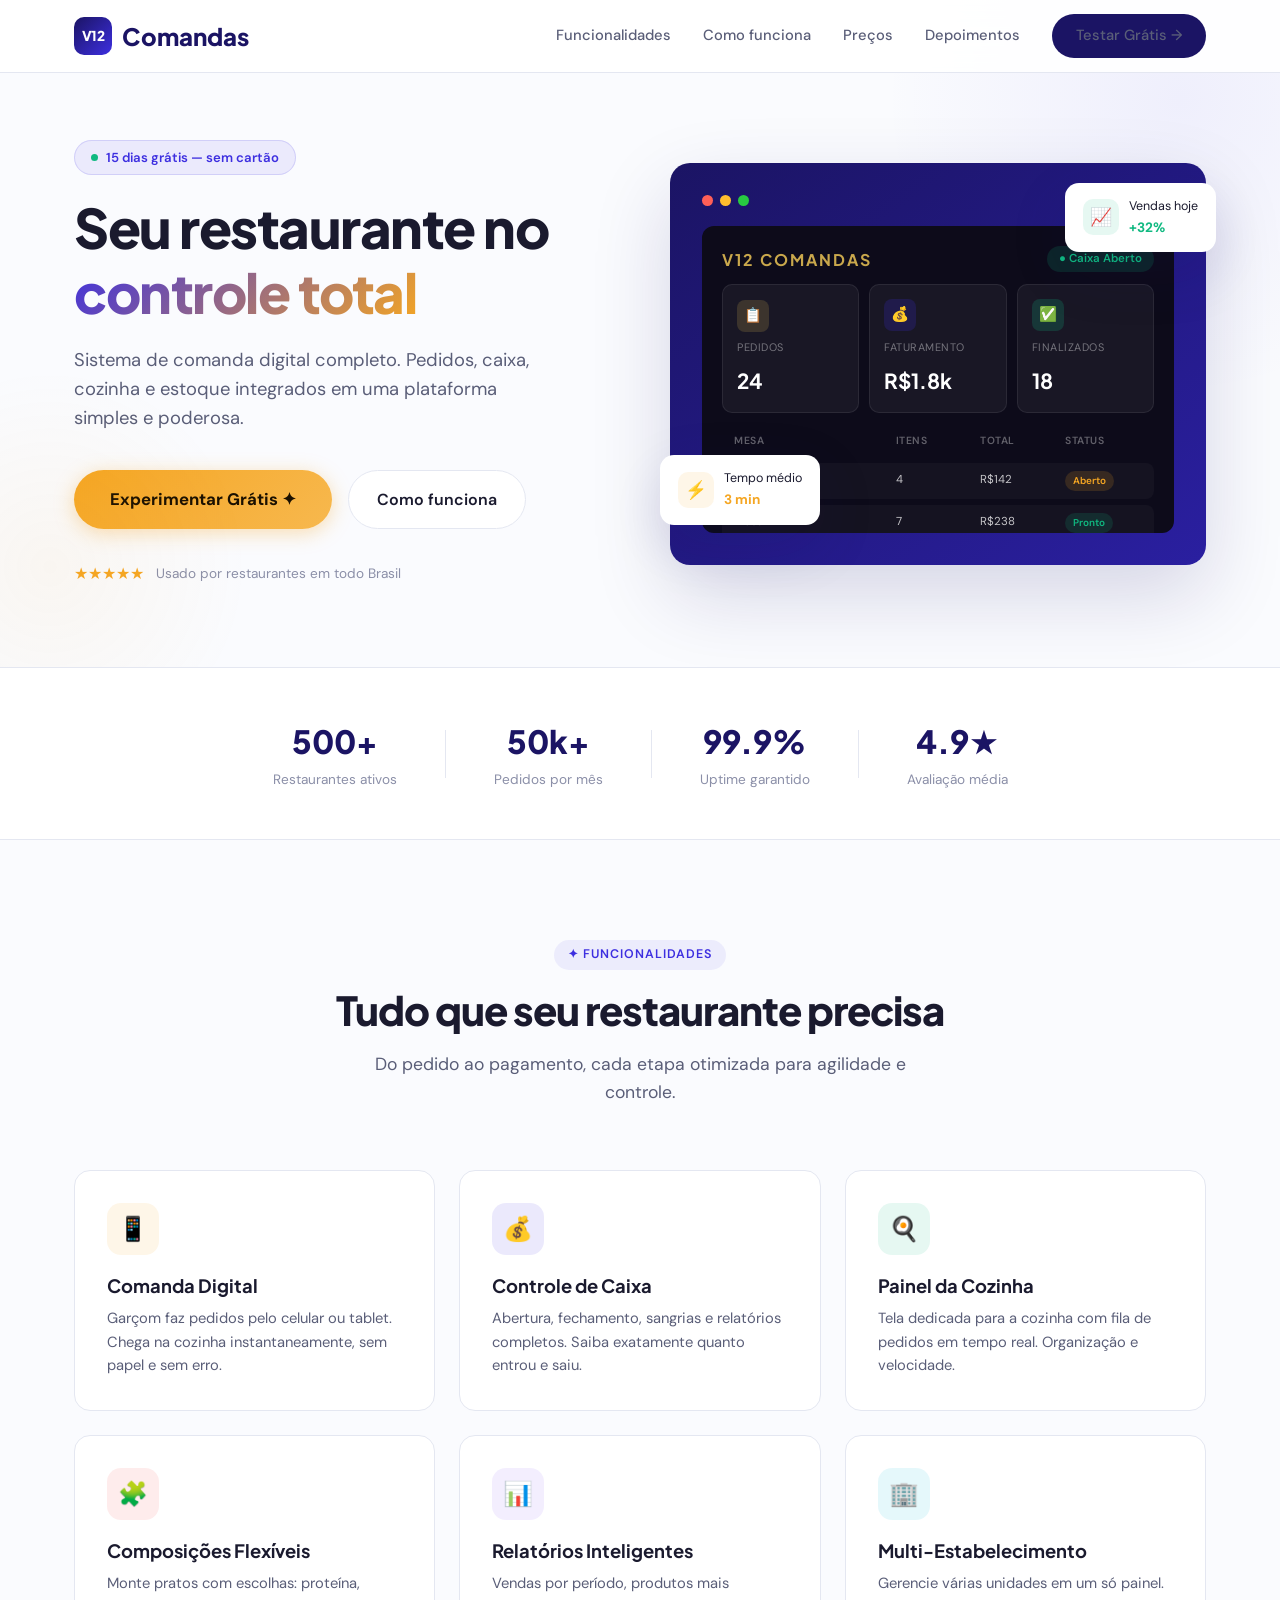
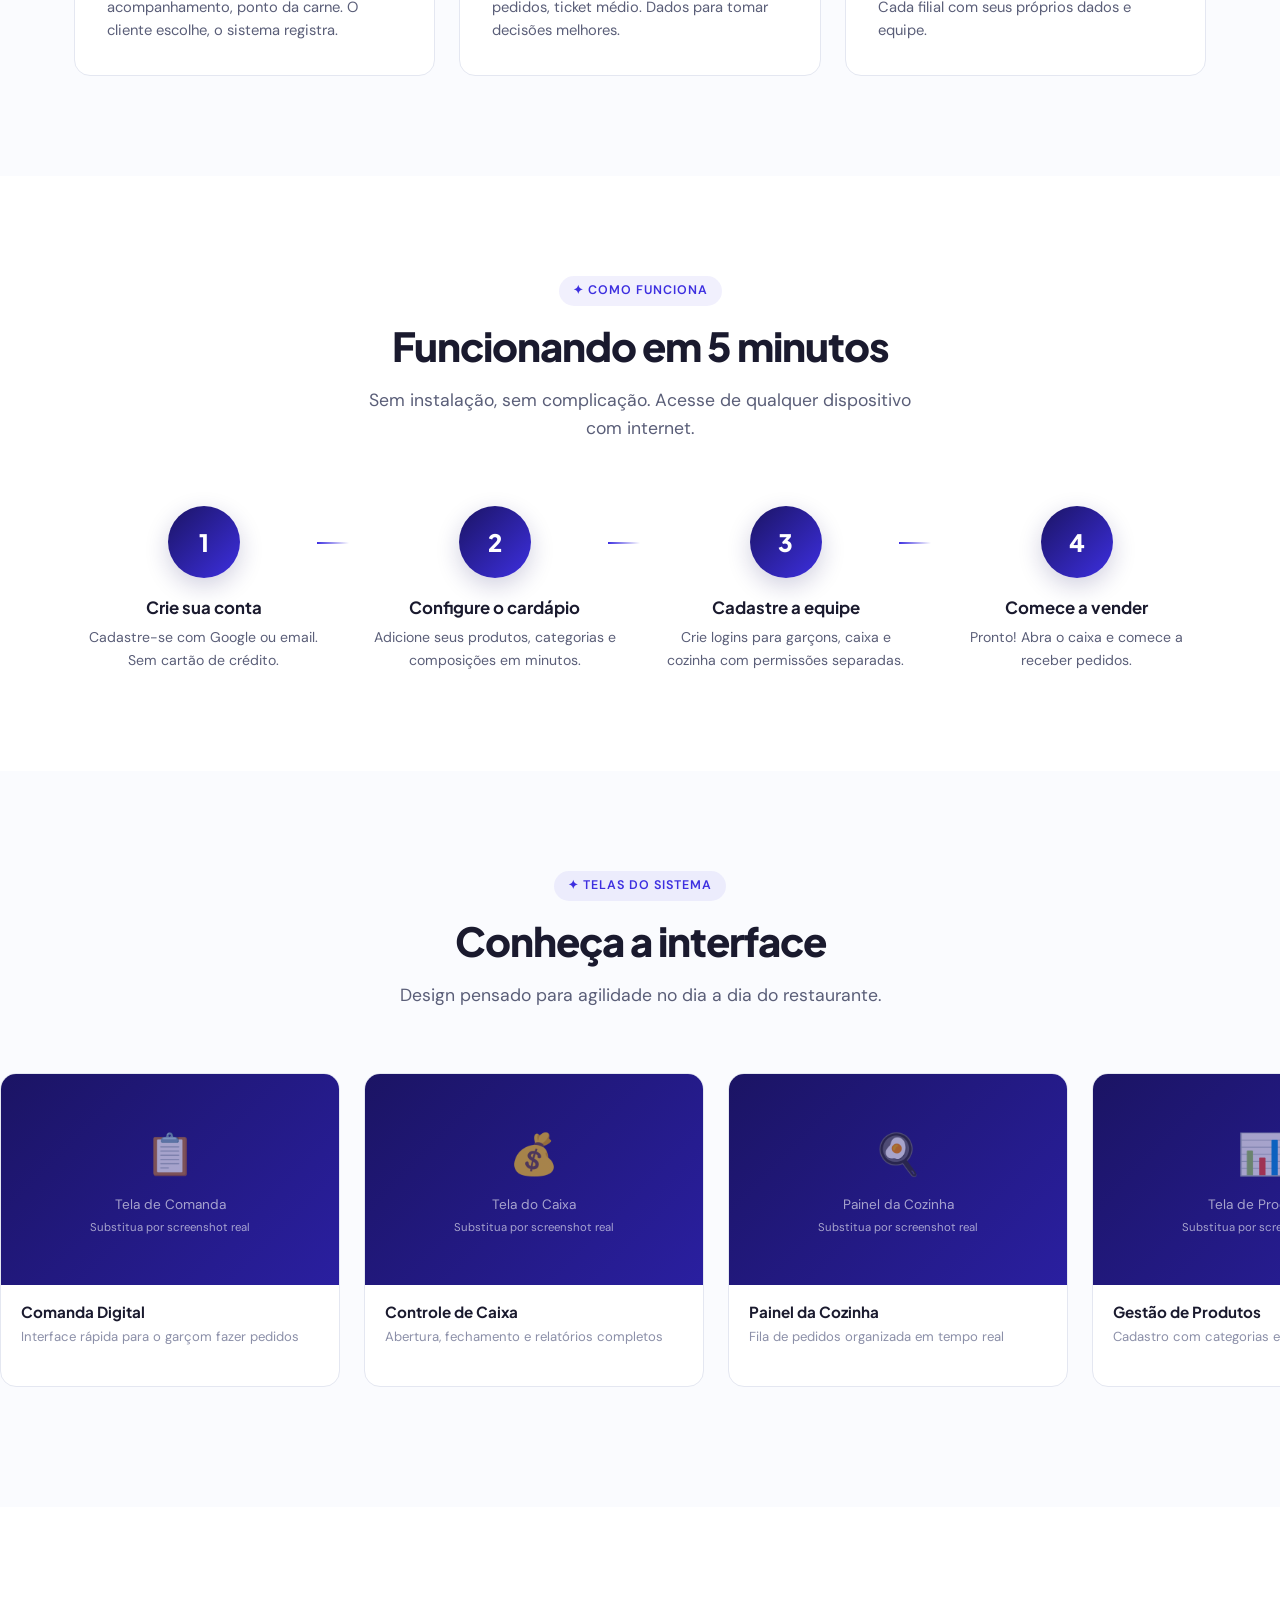
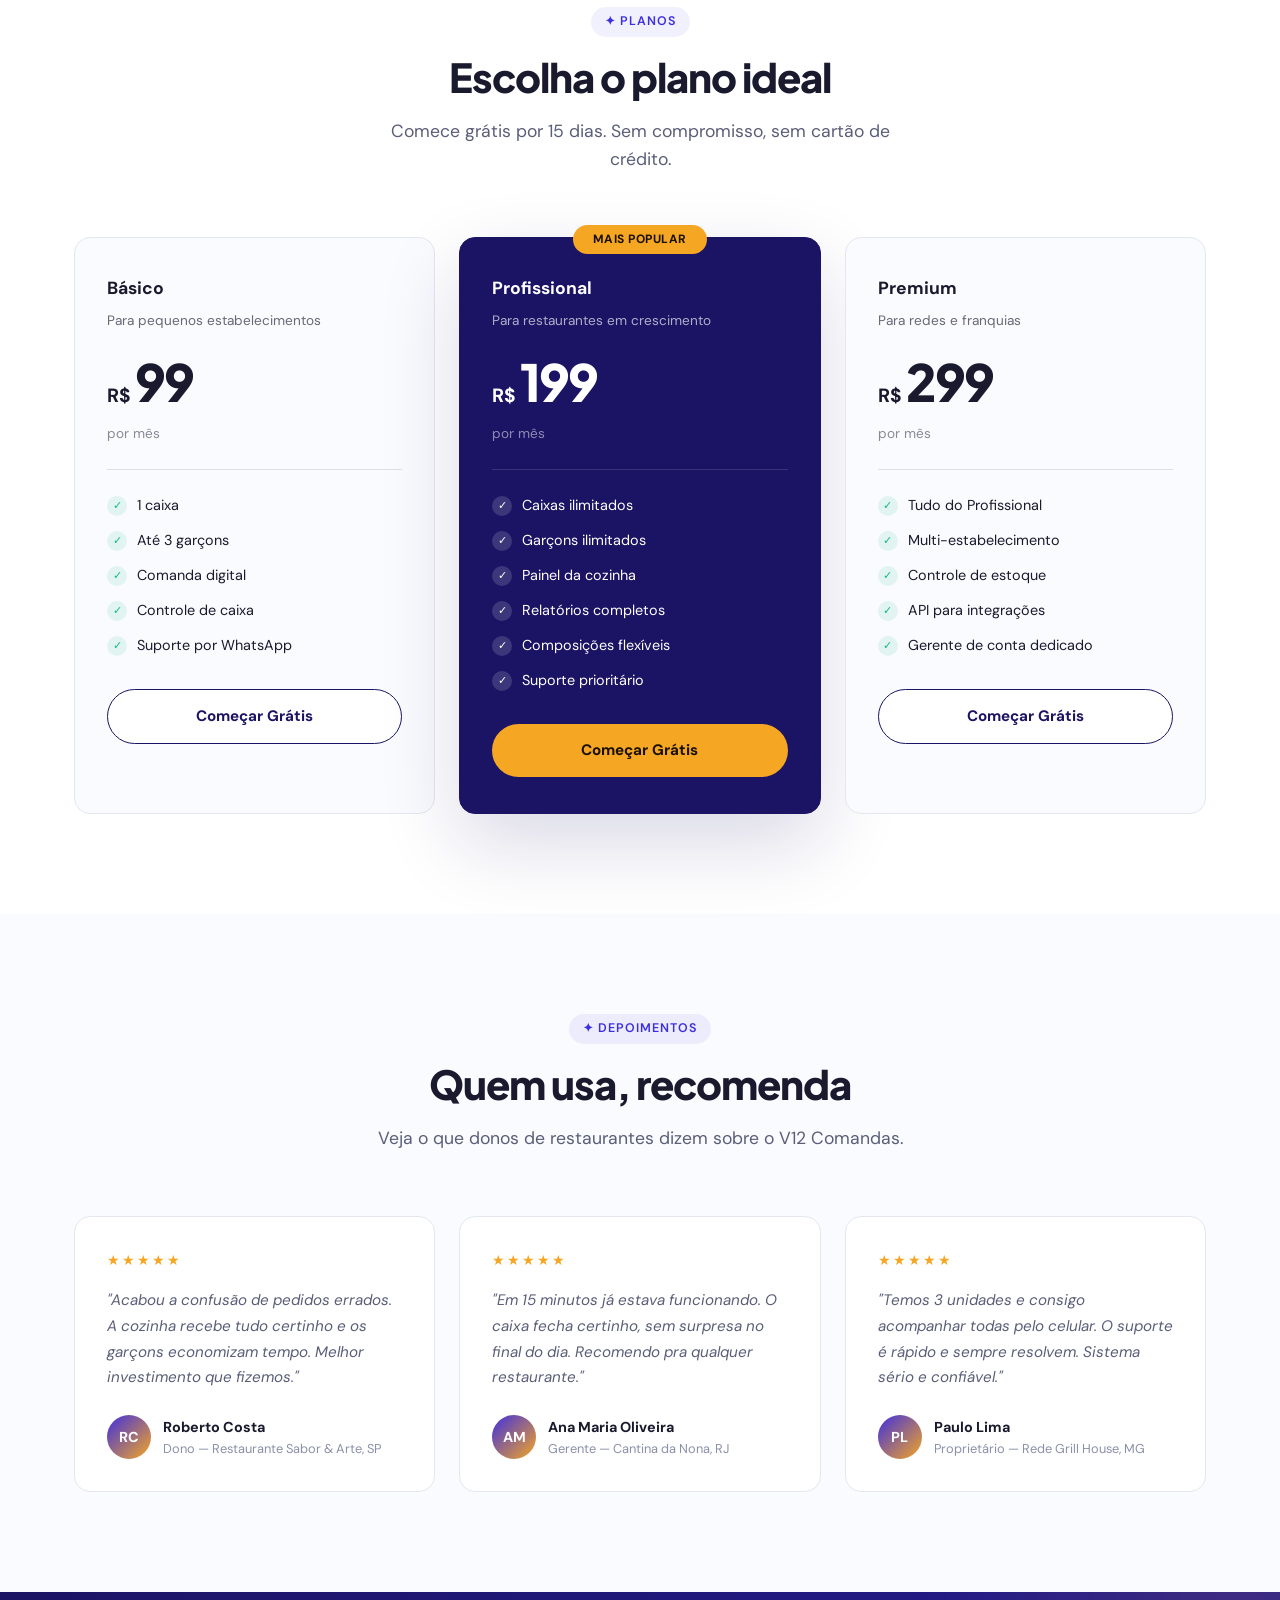
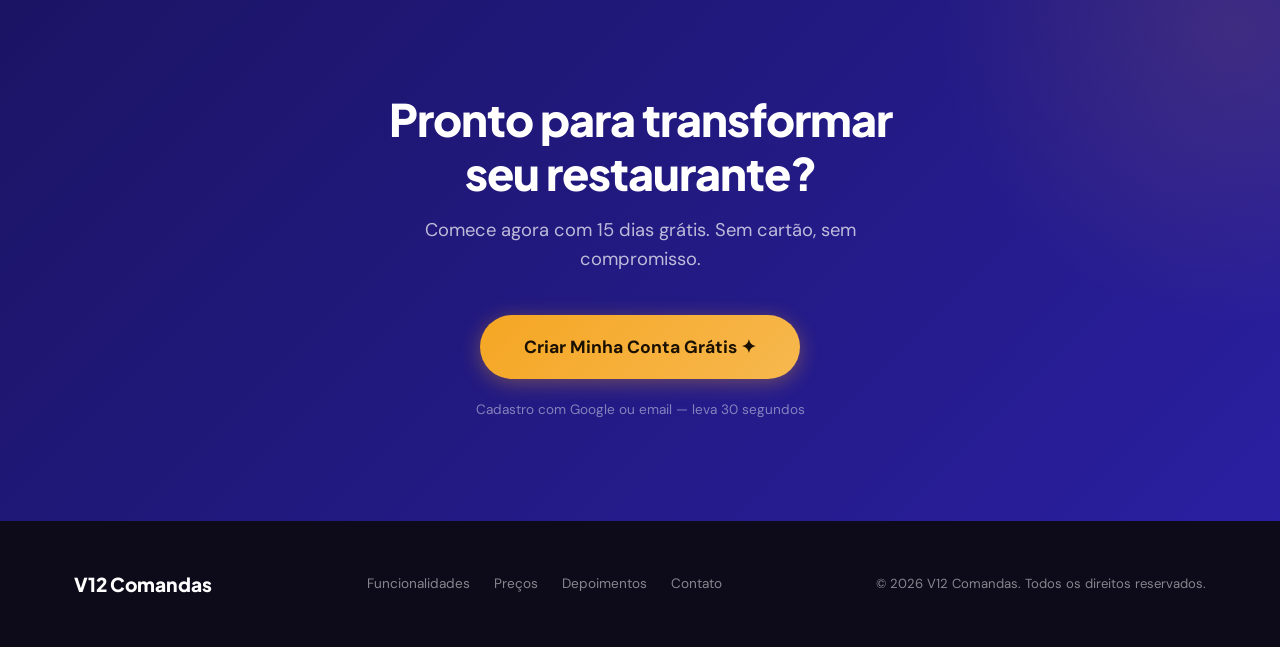
<file: index.html>
<!DOCTYPE html>
<html lang="pt-br">
<head>
  <meta charset="UTF-8">
  <meta name="viewport" content="width=device-width, initial-scale=1.0">
  <title>V12 Comandas — Sistema de Comanda Digital para Restaurantes</title>
  <meta name="description" content="Sistema de comanda digital completo para restaurantes. Controle pedidos, caixa, cozinha e estoque. Teste grátis por 15 dias.">
  <link rel="preconnect" href="https://fonts.googleapis.com">
  <link rel="preconnect" href="https://fonts.gstatic.com" crossorigin>
  <link href="https://fonts.googleapis.com/css2?family=Plus+Jakarta+Sans:wght@400;500;600;700;800&family=DM+Sans:wght@400;500;600&display=swap" rel="stylesheet">
  <style>
    *, *::before, *::after { margin: 0; padding: 0; box-sizing: border-box; }

    :root {
      --brand: #1B1464;
      --brand-light: #3D2FE0;
      --accent: #F5A623;
      --accent-hover: #E09515;
      --bg: #FAFBFE;
      --surface: #FFFFFF;
      --surface-alt: #F0F2F8;
      --text: #1A1A2E;
      --text-secondary: #5A5E78;
      --text-light: #8B8FA8;
      --border: #E4E7F1;
      --success: #10B981;
      --radius: 16px;
      --radius-sm: 10px;
      --shadow-sm: 0 1px 3px rgba(27,20,100,0.06);
      --shadow-md: 0 8px 30px rgba(27,20,100,0.08);
      --shadow-lg: 0 20px 60px rgba(27,20,100,0.12);
      --shadow-xl: 0 30px 80px rgba(27,20,100,0.16);
    }

    html { scroll-behavior: smooth; }

    body {
      font-family: 'DM Sans', sans-serif;
      background: var(--bg);
      color: var(--text);
      line-height: 1.6;
      overflow-x: hidden;
      -webkit-font-smoothing: antialiased;
    }

    h1, h2, h3, h4, h5, h6 {
      font-family: 'Plus Jakarta Sans', sans-serif;
      line-height: 1.2;
    }

    a { text-decoration: none; color: inherit; }
    img { max-width: 100%; display: block; }
    button { cursor: pointer; border: none; font-family: inherit; }

    .container {
      max-width: 1180px;
      margin: 0 auto;
      padding: 0 24px;
    }

    /* ─── NAVBAR ─── */
    .navbar {
      position: fixed;
      top: 0;
      left: 0;
      right: 0;
      z-index: 100;
      background: rgba(255,255,255,0.88);
      backdrop-filter: blur(20px);
      border-bottom: 1px solid var(--border);
      transition: box-shadow 0.3s;
    }
    .navbar.scrolled { box-shadow: var(--shadow-sm); }
    .navbar .container {
      display: flex;
      align-items: center;
      justify-content: space-between;
      height: 72px;
    }
    .nav-logo {
      font-family: 'Plus Jakarta Sans', sans-serif;
      font-weight: 800;
      font-size: 1.5rem;
      color: var(--brand);
      display: flex;
      align-items: center;
      gap: 10px;
    }
    .nav-logo .logo-icon {
      width: 38px;
      height: 38px;
      background: linear-gradient(135deg, var(--brand), var(--brand-light));
      border-radius: 10px;
      display: flex;
      align-items: center;
      justify-content: center;
      color: white;
      font-size: 0.85rem;
      font-weight: 800;
      letter-spacing: -0.5px;
    }
    .nav-links { display: flex; align-items: center; gap: 32px; }
    .nav-links a {
      font-size: 0.92rem;
      font-weight: 500;
      color: var(--text-secondary);
      transition: color 0.2s;
    }
    .nav-links a:hover { color: var(--brand); }
    .nav-cta {
      display: inline-flex;
      align-items: center;
      gap: 8px;
      padding: 10px 24px;
      background: var(--brand);
      color: white;
      border-radius: 50px;
      font-size: 0.9rem;
      font-weight: 600;
      transition: all 0.2s;
    }
    .nav-cta:hover {
      background: var(--brand-light);
      transform: translateY(-1px);
      box-shadow: 0 6px 20px rgba(27,20,100,0.25);
    }
    .nav-mobile-btn {
      display: none;
      background: none;
      border: none;
      width: 32px;
      height: 32px;
      flex-direction: column;
      gap: 5px;
      justify-content: center;
      align-items: center;
    }
    .nav-mobile-btn span {
      display: block;
      width: 22px;
      height: 2.5px;
      background: var(--text);
      border-radius: 2px;
      transition: 0.3s;
    }

    /* ─── HERO ─── */
    .hero {
      padding: 140px 0 80px;
      position: relative;
      overflow: hidden;
    }
    .hero::before {
      content: '';
      position: absolute;
      top: -200px;
      right: -200px;
      width: 600px;
      height: 600px;
      background: radial-gradient(circle, rgba(61,47,224,0.06) 0%, transparent 70%);
      pointer-events: none;
    }
    .hero::after {
      content: '';
      position: absolute;
      bottom: -100px;
      left: -150px;
      width: 400px;
      height: 400px;
      background: radial-gradient(circle, rgba(245,166,35,0.06) 0%, transparent 70%);
      pointer-events: none;
    }
    .hero .container {
      display: grid;
      grid-template-columns: 1fr 1fr;
      gap: 60px;
      align-items: center;
    }
    .hero-badge {
      display: inline-flex;
      align-items: center;
      gap: 8px;
      padding: 6px 16px;
      background: rgba(61,47,224,0.08);
      border: 1px solid rgba(61,47,224,0.15);
      border-radius: 50px;
      font-size: 0.82rem;
      font-weight: 600;
      color: var(--brand-light);
      margin-bottom: 20px;
      animation: fadeUp 0.6s ease both;
    }
    .hero-badge .dot {
      width: 7px;
      height: 7px;
      background: var(--success);
      border-radius: 50%;
      animation: pulse 2s infinite;
    }
    .hero h1 {
      font-size: 3.4rem;
      font-weight: 800;
      color: var(--text);
      margin-bottom: 20px;
      letter-spacing: -1.5px;
      animation: fadeUp 0.6s ease 0.1s both;
    }
    .hero h1 span {
      background: linear-gradient(135deg, var(--brand-light), var(--accent));
      -webkit-background-clip: text;
      -webkit-text-fill-color: transparent;
      background-clip: text;
    }
    .hero-desc {
      font-size: 1.15rem;
      color: var(--text-secondary);
      margin-bottom: 36px;
      max-width: 480px;
      animation: fadeUp 0.6s ease 0.2s both;
    }
    .hero-actions {
      display: flex;
      gap: 16px;
      align-items: center;
      animation: fadeUp 0.6s ease 0.3s both;
    }
    .btn-primary {
      display: inline-flex;
      align-items: center;
      gap: 10px;
      padding: 16px 36px;
      background: linear-gradient(135deg, var(--accent), #F7B84E);
      color: #1A1000;
      border-radius: 50px;
      font-size: 1.05rem;
      font-weight: 700;
      transition: all 0.25s;
      box-shadow: 0 4px 20px rgba(245,166,35,0.35);
    }
    .btn-primary:hover {
      transform: translateY(-2px);
      box-shadow: 0 8px 30px rgba(245,166,35,0.5);
    }
    .btn-secondary {
      display: inline-flex;
      align-items: center;
      gap: 8px;
      padding: 16px 28px;
      background: var(--surface);
      color: var(--text);
      border: 1.5px solid var(--border);
      border-radius: 50px;
      font-size: 1rem;
      font-weight: 600;
      transition: all 0.25s;
    }
    .btn-secondary:hover {
      border-color: var(--brand);
      color: var(--brand);
      transform: translateY(-1px);
    }
    .hero-trust {
      display: flex;
      align-items: center;
      gap: 12px;
      margin-top: 32px;
      animation: fadeUp 0.6s ease 0.4s both;
    }
    .hero-trust span {
      font-size: 0.85rem;
      color: var(--text-light);
    }
    .hero-trust .stars { color: var(--accent); font-size: 1rem; }
    .hero-visual {
      position: relative;
      animation: fadeUp 0.8s ease 0.3s both;
    }
    .hero-mockup {
      width: 100%;
      background: linear-gradient(145deg, var(--brand), #2A1FA0);
      border-radius: 20px;
      padding: 32px;
      box-shadow: var(--shadow-xl);
      position: relative;
      overflow: hidden;
      aspect-ratio: 4/3;
      display: flex;
      flex-direction: column;
    }
    .mockup-bar {
      display: flex;
      gap: 7px;
      margin-bottom: 20px;
    }
    .mockup-bar span {
      width: 11px;
      height: 11px;
      border-radius: 50%;
    }
    .mockup-bar span:nth-child(1) { background: #FF5F57; }
    .mockup-bar span:nth-child(2) { background: #FFBD2E; }
    .mockup-bar span:nth-child(3) { background: #28CA41; }
    .mockup-screen {
      flex: 1;
      background: #0D0B1A;
      border-radius: 12px;
      padding: 20px;
      display: flex;
      flex-direction: column;
      gap: 12px;
      overflow: hidden;
    }
    .mock-header {
      display: flex;
      justify-content: space-between;
      align-items: center;
    }
    .mock-title {
      color: #C9A84C;
      font-family: 'Plus Jakarta Sans', sans-serif;
      font-weight: 700;
      font-size: 1rem;
      letter-spacing: 2px;
    }
    .mock-status {
      padding: 4px 12px;
      background: rgba(16,185,129,0.15);
      color: #10B981;
      border-radius: 20px;
      font-size: 0.72rem;
      font-weight: 600;
    }
    .mock-cards {
      display: grid;
      grid-template-columns: 1fr 1fr 1fr;
      gap: 10px;
      flex: 1;
    }
    .mock-card {
      background: rgba(255,255,255,0.05);
      border: 1px solid rgba(255,255,255,0.08);
      border-radius: 10px;
      padding: 14px;
      display: flex;
      flex-direction: column;
      gap: 8px;
    }
    .mock-card-icon {
      width: 32px;
      height: 32px;
      border-radius: 8px;
      display: flex;
      align-items: center;
      justify-content: center;
      font-size: 0.9rem;
    }
    .mock-card:nth-child(1) .mock-card-icon { background: rgba(201,168,76,0.2); }
    .mock-card:nth-child(2) .mock-card-icon { background: rgba(61,47,224,0.2); }
    .mock-card:nth-child(3) .mock-card-icon { background: rgba(16,185,129,0.2); }
    .mock-card-label { color: rgba(255,255,255,0.4); font-size: 0.68rem; text-transform: uppercase; letter-spacing: 0.5px; }
    .mock-card-value { color: white; font-family: 'Plus Jakarta Sans', sans-serif; font-weight: 700; font-size: 1.3rem; }
    .mock-table {
      flex: 1;
      display: flex;
      flex-direction: column;
      gap: 6px;
    }
    .mock-row {
      display: grid;
      grid-template-columns: 2fr 1fr 1fr 1fr;
      gap: 8px;
      padding: 8px 12px;
      border-radius: 8px;
      font-size: 0.72rem;
    }
    .mock-row.header {
      color: rgba(255,255,255,0.35);
      text-transform: uppercase;
      font-weight: 600;
      letter-spacing: 0.5px;
      font-size: 0.65rem;
    }
    .mock-row:not(.header) {
      background: rgba(255,255,255,0.03);
      color: rgba(255,255,255,0.75);
    }
    .mock-badge {
      display: inline-block;
      padding: 2px 8px;
      border-radius: 10px;
      font-size: 0.62rem;
      font-weight: 600;
      text-align: center;
    }
    .badge-open { background: rgba(245,166,35,0.15); color: #F5A623; }
    .badge-ready { background: rgba(16,185,129,0.15); color: #10B981; }
    .badge-done { background: rgba(61,47,224,0.15); color: #8B7FFF; }
    .hero-float-card {
      position: absolute;
      background: white;
      border-radius: 14px;
      padding: 14px 18px;
      box-shadow: var(--shadow-lg);
      animation: float 4s ease-in-out infinite;
    }
    .float-card-1 {
      top: 20px;
      right: -10px;
      display: flex;
      align-items: center;
      gap: 10px;
    }
    .float-card-1 .fc-icon {
      width: 36px;
      height: 36px;
      background: rgba(16,185,129,0.1);
      border-radius: 10px;
      display: flex;
      align-items: center;
      justify-content: center;
      font-size: 1.1rem;
    }
    .float-card-1 .fc-text { font-size: 0.78rem; }
    .float-card-1 .fc-text strong { display: block; color: var(--success); font-size: 0.85rem; }
    .float-card-2 {
      bottom: 40px;
      left: -10px;
      display: flex;
      align-items: center;
      gap: 10px;
      animation-delay: 2s;
    }
    .float-card-2 .fc-icon {
      width: 36px;
      height: 36px;
      background: rgba(245,166,35,0.1);
      border-radius: 10px;
      display: flex;
      align-items: center;
      justify-content: center;
      font-size: 1.1rem;
    }
    .float-card-2 .fc-text { font-size: 0.78rem; }
    .float-card-2 .fc-text strong { display: block; color: var(--accent); font-size: 0.85rem; }

    /* ─── SOCIAL PROOF BAR ─── */
    .social-proof {
      padding: 48px 0;
      border-top: 1px solid var(--border);
      border-bottom: 1px solid var(--border);
      background: var(--surface);
    }
    .social-proof .container {
      display: flex;
      align-items: center;
      justify-content: center;
      gap: 48px;
      flex-wrap: wrap;
    }
    .proof-item {
      text-align: center;
    }
    .proof-number {
      font-family: 'Plus Jakarta Sans', sans-serif;
      font-size: 2rem;
      font-weight: 800;
      color: var(--brand);
    }
    .proof-label {
      font-size: 0.85rem;
      color: var(--text-light);
      margin-top: 2px;
    }
    .proof-divider {
      width: 1px;
      height: 48px;
      background: var(--border);
    }

    /* ─── FEATURES ─── */
    .features {
      padding: 100px 0;
    }
    .section-label {
      display: inline-flex;
      align-items: center;
      gap: 6px;
      padding: 5px 14px;
      background: rgba(61,47,224,0.07);
      border-radius: 50px;
      font-size: 0.78rem;
      font-weight: 600;
      color: var(--brand-light);
      text-transform: uppercase;
      letter-spacing: 1px;
      margin-bottom: 16px;
    }
    .section-title {
      font-size: 2.5rem;
      font-weight: 800;
      color: var(--text);
      letter-spacing: -1px;
      margin-bottom: 16px;
    }
    .section-desc {
      font-size: 1.1rem;
      color: var(--text-secondary);
      max-width: 560px;
    }
    .section-header {
      text-align: center;
      margin-bottom: 64px;
    }
    .section-header .section-desc {
      margin: 0 auto;
    }
    .features-grid {
      display: grid;
      grid-template-columns: repeat(3, 1fr);
      gap: 24px;
    }
    .feature-card {
      background: var(--surface);
      border: 1px solid var(--border);
      border-radius: var(--radius);
      padding: 32px;
      transition: all 0.3s;
      position: relative;
      overflow: hidden;
    }
    .feature-card::before {
      content: '';
      position: absolute;
      top: 0;
      left: 0;
      right: 0;
      height: 3px;
      background: linear-gradient(90deg, var(--brand-light), var(--accent));
      opacity: 0;
      transition: opacity 0.3s;
    }
    .feature-card:hover {
      transform: translateY(-4px);
      box-shadow: var(--shadow-md);
      border-color: transparent;
    }
    .feature-card:hover::before { opacity: 1; }
    .feature-icon {
      width: 52px;
      height: 52px;
      border-radius: 14px;
      display: flex;
      align-items: center;
      justify-content: center;
      font-size: 1.5rem;
      margin-bottom: 20px;
    }
    .fi-1 { background: rgba(245,166,35,0.1); }
    .fi-2 { background: rgba(61,47,224,0.1); }
    .fi-3 { background: rgba(16,185,129,0.1); }
    .fi-4 { background: rgba(239,68,68,0.1); }
    .fi-5 { background: rgba(139,92,246,0.1); }
    .fi-6 { background: rgba(6,182,212,0.1); }
    .feature-card h3 {
      font-size: 1.15rem;
      font-weight: 700;
      margin-bottom: 10px;
      color: var(--text);
    }
    .feature-card p {
      font-size: 0.92rem;
      color: var(--text-secondary);
      line-height: 1.6;
    }

    /* ─── HOW IT WORKS ─── */
    .how-it-works {
      padding: 100px 0;
      background: var(--surface);
    }
    .steps {
      display: grid;
      grid-template-columns: repeat(4, 1fr);
      gap: 32px;
      margin-top: 64px;
    }
    .step {
      text-align: center;
      position: relative;
    }
    .step:not(:last-child)::after {
      content: '';
      position: absolute;
      top: 36px;
      right: -16px;
      width: 32px;
      height: 2px;
      background: linear-gradient(90deg, var(--brand-light), transparent);
    }
    .step-number {
      width: 72px;
      height: 72px;
      border-radius: 50%;
      background: linear-gradient(135deg, var(--brand), var(--brand-light));
      color: white;
      font-family: 'Plus Jakarta Sans', sans-serif;
      font-size: 1.5rem;
      font-weight: 800;
      display: flex;
      align-items: center;
      justify-content: center;
      margin: 0 auto 20px;
      box-shadow: 0 8px 24px rgba(27,20,100,0.2);
    }
    .step h3 {
      font-size: 1.05rem;
      font-weight: 700;
      margin-bottom: 8px;
    }
    .step p {
      font-size: 0.88rem;
      color: var(--text-secondary);
    }

    /* ─── SCREENSHOTS ─── */
    .screenshots {
      padding: 100px 0;
      overflow: hidden;
    }
    .screenshots-scroll {
      display: flex;
      gap: 24px;
      margin-top: 48px;
      overflow-x: auto;
      padding-bottom: 20px;
      scroll-snap-type: x mandatory;
      -webkit-overflow-scrolling: touch;
    }
    .screenshots-scroll::-webkit-scrollbar { height: 6px; }
    .screenshots-scroll::-webkit-scrollbar-track { background: var(--surface-alt); border-radius: 3px; }
    .screenshots-scroll::-webkit-scrollbar-thumb { background: var(--border); border-radius: 3px; }
    .screenshot-item {
      min-width: 340px;
      background: var(--surface);
      border: 1px solid var(--border);
      border-radius: var(--radius);
      overflow: hidden;
      scroll-snap-align: start;
      transition: transform 0.3s;
    }
    .screenshot-item:hover { transform: translateY(-4px); }
    .screenshot-img {
      width: 100%;
      aspect-ratio: 16/10;
      background: linear-gradient(135deg, #1B1464, #2A1FA0);
      display: flex;
      align-items: center;
      justify-content: center;
      position: relative;
      overflow: hidden;
    }
    .screenshot-placeholder {
      color: rgba(255,255,255,0.6);
      font-size: 0.85rem;
      text-align: center;
      padding: 20px;
    }
    .screenshot-placeholder .ph-icon { font-size: 2.5rem; margin-bottom: 8px; display: block; }
    .screenshot-caption {
      padding: 18px 20px;
    }
    .screenshot-caption h4 {
      font-size: 0.95rem;
      font-weight: 700;
      margin-bottom: 4px;
    }
    .screenshot-caption p {
      font-size: 0.82rem;
      color: var(--text-light);
    }

    /* ─── PRICING ─── */
    .pricing {
      padding: 100px 0;
      background: var(--surface);
    }
    .pricing-grid {
      display: grid;
      grid-template-columns: repeat(3, 1fr);
      gap: 24px;
      margin-top: 64px;
    }
    .pricing-card {
      background: var(--bg);
      border: 1.5px solid var(--border);
      border-radius: var(--radius);
      padding: 36px 32px;
      position: relative;
      transition: all 0.3s;
    }
    .pricing-card:hover {
      transform: translateY(-4px);
      box-shadow: var(--shadow-md);
    }
    .pricing-card.featured {
      background: var(--brand);
      border-color: var(--brand);
      color: white;
      transform: scale(1.04);
      box-shadow: var(--shadow-xl);
    }
    .pricing-card.featured:hover {
      transform: scale(1.04) translateY(-4px);
    }
    .pricing-popular {
      position: absolute;
      top: -13px;
      left: 50%;
      transform: translateX(-50%);
      padding: 5px 20px;
      background: var(--accent);
      color: #1A1000;
      border-radius: 50px;
      font-size: 0.75rem;
      font-weight: 700;
      text-transform: uppercase;
      letter-spacing: 0.5px;
    }
    .pricing-name {
      font-size: 1.1rem;
      font-weight: 700;
      margin-bottom: 8px;
    }
    .pricing-desc {
      font-size: 0.85rem;
      opacity: 0.65;
      margin-bottom: 24px;
    }
    .pricing-price {
      display: flex;
      align-items: baseline;
      gap: 4px;
      margin-bottom: 8px;
    }
    .pricing-currency {
      font-size: 1.2rem;
      font-weight: 700;
    }
    .pricing-value {
      font-family: 'Plus Jakarta Sans', sans-serif;
      font-size: 3.2rem;
      font-weight: 800;
      letter-spacing: -2px;
      line-height: 1;
    }
    .pricing-period {
      font-size: 0.85rem;
      opacity: 0.5;
    }
    .pricing-divider {
      height: 1px;
      background: currentColor;
      opacity: 0.12;
      margin: 24px 0;
    }
    .pricing-features {
      list-style: none;
      display: flex;
      flex-direction: column;
      gap: 12px;
      margin-bottom: 32px;
    }
    .pricing-features li {
      display: flex;
      align-items: center;
      gap: 10px;
      font-size: 0.9rem;
    }
    .pricing-features li .check {
      width: 20px;
      height: 20px;
      border-radius: 50%;
      display: flex;
      align-items: center;
      justify-content: center;
      font-size: 0.7rem;
      flex-shrink: 0;
    }
    .pricing-card:not(.featured) .check {
      background: rgba(16,185,129,0.1);
      color: var(--success);
    }
    .pricing-card.featured .check {
      background: rgba(255,255,255,0.15);
      color: white;
    }
    .pricing-btn {
      display: block;
      width: 100%;
      padding: 14px;
      border-radius: 50px;
      font-size: 0.95rem;
      font-weight: 700;
      text-align: center;
      transition: all 0.25s;
    }
    .pricing-card:not(.featured) .pricing-btn {
      background: var(--surface);
      color: var(--brand);
      border: 1.5px solid var(--brand);
    }
    .pricing-card:not(.featured) .pricing-btn:hover {
      background: var(--brand);
      color: white;
    }
    .pricing-card.featured .pricing-btn {
      background: var(--accent);
      color: #1A1000;
      border: none;
    }
    .pricing-card.featured .pricing-btn:hover {
      background: var(--accent-hover);
      transform: translateY(-1px);
    }

    /* ─── TESTIMONIALS ─── */
    .testimonials {
      padding: 100px 0;
    }
    .testimonials-grid {
      display: grid;
      grid-template-columns: repeat(3, 1fr);
      gap: 24px;
      margin-top: 64px;
    }
    .testimonial-card {
      background: var(--surface);
      border: 1px solid var(--border);
      border-radius: var(--radius);
      padding: 32px;
      transition: all 0.3s;
    }
    .testimonial-card:hover {
      transform: translateY(-3px);
      box-shadow: var(--shadow-md);
    }
    .testimonial-stars {
      color: var(--accent);
      font-size: 0.9rem;
      margin-bottom: 16px;
      letter-spacing: 2px;
    }
    .testimonial-text {
      font-size: 0.95rem;
      color: var(--text-secondary);
      line-height: 1.7;
      margin-bottom: 24px;
      font-style: italic;
    }
    .testimonial-author {
      display: flex;
      align-items: center;
      gap: 12px;
    }
    .testimonial-avatar {
      width: 44px;
      height: 44px;
      border-radius: 50%;
      background: linear-gradient(135deg, var(--brand-light), var(--accent));
      display: flex;
      align-items: center;
      justify-content: center;
      color: white;
      font-weight: 700;
      font-size: 0.9rem;
    }
    .testimonial-name {
      font-weight: 700;
      font-size: 0.9rem;
    }
    .testimonial-role {
      font-size: 0.8rem;
      color: var(--text-light);
    }

    /* ─── CTA ─── */
    .cta {
      padding: 100px 0;
      background: linear-gradient(135deg, var(--brand) 0%, #2A1FA0 100%);
      position: relative;
      overflow: hidden;
    }
    .cta::before {
      content: '';
      position: absolute;
      top: -50%;
      right: -20%;
      width: 600px;
      height: 600px;
      background: radial-gradient(circle, rgba(245,166,35,0.12) 0%, transparent 70%);
      pointer-events: none;
    }
    .cta .container {
      text-align: center;
      position: relative;
      z-index: 1;
    }
    .cta h2 {
      font-size: 2.8rem;
      font-weight: 800;
      color: white;
      margin-bottom: 16px;
      letter-spacing: -1px;
    }
    .cta p {
      font-size: 1.15rem;
      color: rgba(255,255,255,0.7);
      margin-bottom: 40px;
      max-width: 500px;
      margin-left: auto;
      margin-right: auto;
    }
    .cta .btn-primary {
      font-size: 1.1rem;
      padding: 18px 44px;
    }
    .cta-note {
      margin-top: 20px;
      font-size: 0.85rem;
      color: rgba(255,255,255,0.45);
    }

    /* ─── FOOTER ─── */
    .footer {
      padding: 48px 0;
      background: #0D0B1A;
      color: rgba(255,255,255,0.5);
    }
    .footer .container {
      display: flex;
      justify-content: space-between;
      align-items: center;
      flex-wrap: wrap;
      gap: 20px;
    }
    .footer-logo {
      font-family: 'Plus Jakarta Sans', sans-serif;
      font-weight: 800;
      font-size: 1.2rem;
      color: white;
    }
    .footer-links {
      display: flex;
      gap: 24px;
    }
    .footer-links a {
      font-size: 0.85rem;
      transition: color 0.2s;
    }
    .footer-links a:hover { color: white; }
    .footer-copy { font-size: 0.82rem; }

    /* ─── ANIMATIONS ─── */
    @keyframes fadeUp {
      from { opacity: 0; transform: translateY(24px); }
      to { opacity: 1; transform: translateY(0); }
    }
    @keyframes pulse {
      0%, 100% { opacity: 1; }
      50% { opacity: 0.4; }
    }
    @keyframes float {
      0%, 100% { transform: translateY(0); }
      50% { transform: translateY(-10px); }
    }

    .fade-in {
      opacity: 0;
      transform: translateY(30px);
      transition: all 0.6s ease;
    }
    .fade-in.visible {
      opacity: 1;
      transform: translateY(0);
    }

    /* ─── RESPONSIVE ─── */
    @media (max-width: 1024px) {
      .hero .container { grid-template-columns: 1fr; gap: 48px; }
      .hero h1 { font-size: 2.6rem; }
      .hero-visual { max-width: 560px; margin: 0 auto; }
      .features-grid { grid-template-columns: repeat(2, 1fr); }
      .steps { grid-template-columns: repeat(2, 1fr); }
      .step::after { display: none; }
      .pricing-grid { grid-template-columns: repeat(2, 1fr); }
      .pricing-card.featured { grid-column: span 2; max-width: 400px; margin: 0 auto; }
      .testimonials-grid { grid-template-columns: repeat(2, 1fr); }
    }

    @media (max-width: 768px) {
      .container { padding: 0 16px; }
      .nav-links { display: none; }
      .nav-mobile-btn { display: flex; }
      .navbar .container { height: 64px; }
      .mobile-nav { top: 64px; }

      .hero { padding: 96px 0 56px; }
      .hero .container { gap: 36px; }
      .hero h1 { font-size: 2rem; letter-spacing: -1px; }
      .hero-desc { font-size: 0.97rem; }
      .hero-actions { flex-direction: column; width: 100%; gap: 12px; }
      .btn-primary, .btn-secondary { width: 100%; justify-content: center; padding: 14px 24px; }
      .hero-float-card { display: none; }
      .hero-trust { flex-wrap: wrap; gap: 8px; }

      .social-proof { padding: 36px 0; }
      .social-proof .container { gap: 20px; }
      .proof-divider { display: none; }
      .proof-number { font-size: 1.6rem; }

      .features { padding: 72px 0; }
      .section-title { font-size: 1.85rem; letter-spacing: -0.5px; }
      .section-desc { font-size: 1rem; }
      .section-header { margin-bottom: 40px; }
      .features-grid { grid-template-columns: 1fr; gap: 16px; }
      .feature-card { padding: 24px; }

      .how-it-works { padding: 72px 0; }
      .steps { grid-template-columns: 1fr; gap: 32px; margin-top: 40px; }

      .screenshots { padding: 72px 0; }
      .screenshot-item { min-width: 280px; }

      .pricing { padding: 72px 0; }
      .pricing-grid { grid-template-columns: 1fr; gap: 16px; margin-top: 40px; }
      .pricing-card { padding: 28px 24px; }
      .pricing-card.featured { grid-column: span 1; max-width: none; transform: none; }
      .pricing-card.featured:hover { transform: translateY(-4px); }

      .testimonials { padding: 72px 0; }
      .testimonials-grid { grid-template-columns: 1fr; gap: 16px; margin-top: 40px; }
      .testimonial-card { padding: 24px; }

      .cta { padding: 72px 0; }
      .cta h2 { font-size: 2rem; letter-spacing: -0.5px; }
      .cta p { font-size: 1rem; }
      .cta .btn-primary { width: 100%; justify-content: center; }

      .footer { padding: 36px 0; }
      .footer .container { flex-direction: column; text-align: center; gap: 16px; }
      .footer-links { flex-wrap: wrap; justify-content: center; gap: 16px; }
    }

    @media (max-width: 480px) {
      .container { padding: 0 14px; }

      .hero { padding: 88px 0 48px; }
      .hero h1 { font-size: 1.75rem; }
      .hero-badge { font-size: 0.76rem; }
      .hero-desc { font-size: 0.92rem; }

      .proof-number { font-size: 1.45rem; }
      .proof-label { font-size: 0.78rem; }
      .social-proof .container { gap: 16px; }

      .section-title { font-size: 1.6rem; }
      .section-label { font-size: 0.72rem; }

      .feature-card { padding: 20px; }
      .feature-icon { width: 44px; height: 44px; font-size: 1.2rem; }

      .step-number { width: 60px; height: 60px; font-size: 1.3rem; }

      .screenshot-item { min-width: 260px; }

      .pricing-value { font-size: 2.6rem; }
      .pricing-card { padding: 24px 20px; }

      .cta h2 { font-size: 1.7rem; }
      .cta .btn-primary { font-size: 1rem; padding: 15px 28px; }

      .footer-links { gap: 12px; }
    }

    /* ─── MOBILE NAV ─── */
    .mobile-nav {
      position: fixed;
      top: 72px;
      left: 0;
      right: 0;
      background: white;
      border-bottom: 1px solid var(--border);
      padding: 20px 24px;
      display: none;
      flex-direction: column;
      gap: 16px;
      z-index: 99;
      box-shadow: var(--shadow-md);
    }
    .mobile-nav.open { display: flex; }
    .mobile-nav a {
      font-size: 1rem;
      font-weight: 500;
      color: var(--text-secondary);
      padding: 8px 0;
    }


  </style>
</head>
<body>

  <!-- NAVBAR -->
  <nav class="navbar" id="navbar">
    <div class="container">
      <a href="#" class="nav-logo">
        <div class="logo-icon">V12</div>
        Comandas
      </a>
      <div class="nav-links">
        <a href="#funcionalidades">Funcionalidades</a>
        <a href="#como-funciona">Como funciona</a>
        <a href="#precos">Preços</a>
        <a href="#depoimentos">Depoimentos</a>
        <a href="#cadastro" class="nav-cta">Testar Grátis →</a>
      </div>
      <button class="nav-mobile-btn" onclick="toggleMobile()" aria-label="Menu">
        <span></span><span></span><span></span>
      </button>
    </div>
    <div class="mobile-nav" id="mobileNav">
      <a href="#funcionalidades" onclick="closeMobile()">Funcionalidades</a>
      <a href="#como-funciona" onclick="closeMobile()">Como funciona</a>
      <a href="#precos" onclick="closeMobile()">Preços</a>
      <a href="#depoimentos" onclick="closeMobile()">Depoimentos</a>
      <a href="#cadastro" onclick="closeMobile()" style="color: var(--brand); font-weight: 700;">Testar Grátis →</a>
    </div>
  </nav>

  <!-- HERO -->
  <section class="hero">
    <div class="container">
      <div class="hero-content">
        <div class="hero-badge">
          <span class="dot"></span>
          15 dias grátis — sem cartão
        </div>
        <h1>Seu restaurante no <span>controle total</span></h1>
        <p class="hero-desc">
          Sistema de comanda digital completo. Pedidos, caixa, cozinha e estoque integrados em uma plataforma simples e poderosa.
        </p>
        <div class="hero-actions">
          <a href="#cadastro" class="btn-primary">Experimentar Grátis ✦</a>
          <a href="#como-funciona" class="btn-secondary">Como funciona</a>
        </div>
        <div class="hero-trust">
          <span class="stars">★★★★★</span>
          <span>Usado por restaurantes em todo Brasil</span>
        </div>
      </div>
      <div class="hero-visual">
        <div class="hero-mockup">
          <div class="mockup-bar">
            <span></span><span></span><span></span>
          </div>
          <div class="mockup-screen">
            <div class="mock-header">
              <span class="mock-title">V12 COMANDAS</span>
              <span class="mock-status">● Caixa Aberto</span>
            </div>
            <div class="mock-cards">
              <div class="mock-card">
                <div class="mock-card-icon">📋</div>
                <span class="mock-card-label">Pedidos</span>
                <span class="mock-card-value">24</span>
              </div>
              <div class="mock-card">
                <div class="mock-card-icon">💰</div>
                <span class="mock-card-label">Faturamento</span>
                <span class="mock-card-value">R$1.8k</span>
              </div>
              <div class="mock-card">
                <div class="mock-card-icon">✅</div>
                <span class="mock-card-label">Finalizados</span>
                <span class="mock-card-value">18</span>
              </div>
            </div>
            <div class="mock-table">
              <div class="mock-row header">
                <span>Mesa</span>
                <span>Itens</span>
                <span>Total</span>
                <span>Status</span>
              </div>
              <div class="mock-row">
                <span>Mesa 05</span>
                <span>4</span>
                <span>R$142</span>
                <span><span class="mock-badge badge-open">Aberto</span></span>
              </div>
              <div class="mock-row">
                <span>Mesa 12</span>
                <span>7</span>
                <span>R$238</span>
                <span><span class="mock-badge badge-ready">Pronto</span></span>
              </div>
              <div class="mock-row">
                <span>Mesa 03</span>
                <span>3</span>
                <span>R$97</span>
                <span><span class="mock-badge badge-done">Pago</span></span>
              </div>
            </div>
          </div>
        </div>
        <div class="hero-float-card float-card-1">
          <div class="fc-icon">📈</div>
          <div class="fc-text">
            Vendas hoje
            <strong>+32%</strong>
          </div>
        </div>
        <div class="hero-float-card float-card-2">
          <div class="fc-icon">⚡</div>
          <div class="fc-text">
            Tempo médio
            <strong>3 min</strong>
          </div>
        </div>
      </div>
    </div>
  </section>

  <!-- SOCIAL PROOF BAR -->
  <section class="social-proof fade-in">
    <div class="container">
      <div class="proof-item">
        <div class="proof-number">500+</div>
        <div class="proof-label">Restaurantes ativos</div>
      </div>
      <div class="proof-divider"></div>
      <div class="proof-item">
        <div class="proof-number">50k+</div>
        <div class="proof-label">Pedidos por mês</div>
      </div>
      <div class="proof-divider"></div>
      <div class="proof-item">
        <div class="proof-number">99.9%</div>
        <div class="proof-label">Uptime garantido</div>
      </div>
      <div class="proof-divider"></div>
      <div class="proof-item">
        <div class="proof-number">4.9★</div>
        <div class="proof-label">Avaliação média</div>
      </div>
    </div>
  </section>

  <!-- FEATURES -->
  <section class="features" id="funcionalidades">
    <div class="container">
      <div class="section-header fade-in">
        <div class="section-label">✦ Funcionalidades</div>
        <h2 class="section-title">Tudo que seu restaurante precisa</h2>
        <p class="section-desc">
          Do pedido ao pagamento, cada etapa otimizada para agilidade e controle.
        </p>
      </div>
      <div class="features-grid">
        <div class="feature-card fade-in">
          <div class="feature-icon fi-1">📱</div>
          <h3>Comanda Digital</h3>
          <p>Garçom faz pedidos pelo celular ou tablet. Chega na cozinha instantaneamente, sem papel e sem erro.</p>
        </div>
        <div class="feature-card fade-in">
          <div class="feature-icon fi-2">💰</div>
          <h3>Controle de Caixa</h3>
          <p>Abertura, fechamento, sangrias e relatórios completos. Saiba exatamente quanto entrou e saiu.</p>
        </div>
        <div class="feature-card fade-in">
          <div class="feature-icon fi-3">🍳</div>
          <h3>Painel da Cozinha</h3>
          <p>Tela dedicada para a cozinha com fila de pedidos em tempo real. Organização e velocidade.</p>
        </div>
        <div class="feature-card fade-in">
          <div class="feature-icon fi-4">🧩</div>
          <h3>Composições Flexíveis</h3>
          <p>Monte pratos com escolhas: proteína, acompanhamento, ponto da carne. O cliente escolhe, o sistema registra.</p>
        </div>
        <div class="feature-card fade-in">
          <div class="feature-icon fi-5">📊</div>
          <h3>Relatórios Inteligentes</h3>
          <p>Vendas por período, produtos mais pedidos, ticket médio. Dados para tomar decisões melhores.</p>
        </div>
        <div class="feature-card fade-in">
          <div class="feature-icon fi-6">🏢</div>
          <h3>Multi-Estabelecimento</h3>
          <p>Gerencie várias unidades em um só painel. Cada filial com seus próprios dados e equipe.</p>
        </div>
      </div>
    </div>
  </section>

  <!-- HOW IT WORKS -->
  <section class="how-it-works" id="como-funciona">
    <div class="container">
      <div class="section-header fade-in">
        <div class="section-label">✦ Como funciona</div>
        <h2 class="section-title">Funcionando em 5 minutos</h2>
        <p class="section-desc">
          Sem instalação, sem complicação. Acesse de qualquer dispositivo com internet.
        </p>
      </div>
      <div class="steps">
        <div class="step fade-in">
          <div class="step-number">1</div>
          <h3>Crie sua conta</h3>
          <p>Cadastre-se com Google ou email. Sem cartão de crédito.</p>
        </div>
        <div class="step fade-in">
          <div class="step-number">2</div>
          <h3>Configure o cardápio</h3>
          <p>Adicione seus produtos, categorias e composições em minutos.</p>
        </div>
        <div class="step fade-in">
          <div class="step-number">3</div>
          <h3>Cadastre a equipe</h3>
          <p>Crie logins para garçons, caixa e cozinha com permissões separadas.</p>
        </div>
        <div class="step fade-in">
          <div class="step-number">4</div>
          <h3>Comece a vender</h3>
          <p>Pronto! Abra o caixa e comece a receber pedidos.</p>
        </div>
      </div>
    </div>
  </section>

  <!-- SCREENSHOTS -->
  <section class="screenshots" id="telas">
    <div class="container">
      <div class="section-header fade-in">
        <div class="section-label">✦ Telas do sistema</div>
        <h2 class="section-title">Conheça a interface</h2>
        <p class="section-desc">Design pensado para agilidade no dia a dia do restaurante.</p>
      </div>
    </div>
    <div class="screenshots-scroll">
      <div style="min-width: 24px;"></div>
      <div class="screenshot-item fade-in">
        <div class="screenshot-img">
          <div class="screenshot-placeholder">
            <span class="ph-icon">📋</span>
            Tela de Comanda<br><small>Substitua por screenshot real</small>
          </div>
        </div>
        <div class="screenshot-caption">
          <h4>Comanda Digital</h4>
          <p>Interface rápida para o garçom fazer pedidos</p>
        </div>
      </div>
      <div class="screenshot-item fade-in">
        <div class="screenshot-img">
          <div class="screenshot-placeholder">
            <span class="ph-icon">💰</span>
            Tela do Caixa<br><small>Substitua por screenshot real</small>
          </div>
        </div>
        <div class="screenshot-caption">
          <h4>Controle de Caixa</h4>
          <p>Abertura, fechamento e relatórios completos</p>
        </div>
      </div>
      <div class="screenshot-item fade-in">
        <div class="screenshot-img">
          <div class="screenshot-placeholder">
            <span class="ph-icon">🍳</span>
            Painel da Cozinha<br><small>Substitua por screenshot real</small>
          </div>
        </div>
        <div class="screenshot-caption">
          <h4>Painel da Cozinha</h4>
          <p>Fila de pedidos organizada em tempo real</p>
        </div>
      </div>
      <div class="screenshot-item fade-in">
        <div class="screenshot-img">
          <div class="screenshot-placeholder">
            <span class="ph-icon">📊</span>
            Tela de Produtos<br><small>Substitua por screenshot real</small>
          </div>
        </div>
        <div class="screenshot-caption">
          <h4>Gestão de Produtos</h4>
          <p>Cadastro com categorias e composições</p>
        </div>
      </div>
      <div class="screenshot-item fade-in">
        <div class="screenshot-img">
          <div class="screenshot-placeholder">
            <span class="ph-icon">👤</span>
            Painel Admin<br><small>Substitua por screenshot real</small>
          </div>
        </div>
        <div class="screenshot-caption">
          <h4>Painel Administrativo</h4>
          <p>Visão geral de tudo que acontece no restaurante</p>
        </div>
      </div>
      <div style="min-width: 24px;"></div>
    </div>
  </section>

  <!-- PRICING -->
  <section class="pricing" id="precos">
    <div class="container">
      <div class="section-header fade-in">
        <div class="section-label">✦ Planos</div>
        <h2 class="section-title">Escolha o plano ideal</h2>
        <p class="section-desc">
          Comece grátis por 15 dias. Sem compromisso, sem cartão de crédito.
        </p>
      </div>
      <div class="pricing-grid">
        <!-- BÁSICO -->
        <div class="pricing-card fade-in">
          <div class="pricing-name">Básico</div>
          <div class="pricing-desc">Para pequenos estabelecimentos</div>
          <div class="pricing-price">
            <span class="pricing-currency">R$</span>
            <span class="pricing-value">99</span>
          </div>
          <span class="pricing-period">por mês</span>
          <div class="pricing-divider"></div>
          <ul class="pricing-features">
            <li><span class="check">✓</span> 1 caixa</li>
            <li><span class="check">✓</span> Até 3 garçons</li>
            <li><span class="check">✓</span> Comanda digital</li>
            <li><span class="check">✓</span> Controle de caixa</li>
            <li><span class="check">✓</span> Suporte por WhatsApp</li>
          </ul>
          <a href="#cadastro" class="pricing-btn">Começar Grátis</a>
        </div>
        <!-- PROFISSIONAL -->
        <div class="pricing-card featured fade-in">
          <div class="pricing-popular">Mais Popular</div>
          <div class="pricing-name">Profissional</div>
          <div class="pricing-desc">Para restaurantes em crescimento</div>
          <div class="pricing-price">
            <span class="pricing-currency">R$</span>
            <span class="pricing-value">199</span>
          </div>
          <span class="pricing-period">por mês</span>
          <div class="pricing-divider"></div>
          <ul class="pricing-features">
            <li><span class="check">✓</span> Caixas ilimitados</li>
            <li><span class="check">✓</span> Garçons ilimitados</li>
            <li><span class="check">✓</span> Painel da cozinha</li>
            <li><span class="check">✓</span> Relatórios completos</li>
            <li><span class="check">✓</span> Composições flexíveis</li>
            <li><span class="check">✓</span> Suporte prioritário</li>
          </ul>
          <a href="#cadastro" class="pricing-btn">Começar Grátis</a>
        </div>
        <!-- PREMIUM -->
        <div class="pricing-card fade-in">
          <div class="pricing-name">Premium</div>
          <div class="pricing-desc">Para redes e franquias</div>
          <div class="pricing-price">
            <span class="pricing-currency">R$</span>
            <span class="pricing-value">299</span>
          </div>
          <span class="pricing-period">por mês</span>
          <div class="pricing-divider"></div>
          <ul class="pricing-features">
            <li><span class="check">✓</span> Tudo do Profissional</li>
            <li><span class="check">✓</span> Multi-estabelecimento</li>
            <li><span class="check">✓</span> Controle de estoque</li>
            <li><span class="check">✓</span> API para integrações</li>
            <li><span class="check">✓</span> Gerente de conta dedicado</li>
          </ul>
          <a href="#cadastro" class="pricing-btn">Começar Grátis</a>
        </div>
      </div>
    </div>
  </section>

  <!-- TESTIMONIALS -->
  <section class="testimonials" id="depoimentos">
    <div class="container">
      <div class="section-header fade-in">
        <div class="section-label">✦ Depoimentos</div>
        <h2 class="section-title">Quem usa, recomenda</h2>
        <p class="section-desc">
          Veja o que donos de restaurantes dizem sobre o V12 Comandas.
        </p>
      </div>
      <div class="testimonials-grid">
        <div class="testimonial-card fade-in">
          <div class="testimonial-stars">★★★★★</div>
          <p class="testimonial-text">
            "Acabou a confusão de pedidos errados. A cozinha recebe tudo certinho e os garçons economizam tempo. Melhor investimento que fizemos."
          </p>
          <div class="testimonial-author">
            <div class="testimonial-avatar">RC</div>
            <div>
              <div class="testimonial-name">Roberto Costa</div>
              <div class="testimonial-role">Dono — Restaurante Sabor & Arte, SP</div>
            </div>
          </div>
        </div>
        <div class="testimonial-card fade-in">
          <div class="testimonial-stars">★★★★★</div>
          <p class="testimonial-text">
            "Em 15 minutos já estava funcionando. O caixa fecha certinho, sem surpresa no final do dia. Recomendo pra qualquer restaurante."
          </p>
          <div class="testimonial-author">
            <div class="testimonial-avatar">AM</div>
            <div>
              <div class="testimonial-name">Ana Maria Oliveira</div>
              <div class="testimonial-role">Gerente — Cantina da Nona, RJ</div>
            </div>
          </div>
        </div>
        <div class="testimonial-card fade-in">
          <div class="testimonial-stars">★★★★★</div>
          <p class="testimonial-text">
            "Temos 3 unidades e consigo acompanhar todas pelo celular. O suporte é rápido e sempre resolvem. Sistema sério e confiável."
          </p>
          <div class="testimonial-author">
            <div class="testimonial-avatar">PL</div>
            <div>
              <div class="testimonial-name">Paulo Lima</div>
              <div class="testimonial-role">Proprietário — Rede Grill House, MG</div>
            </div>
          </div>
        </div>
      </div>
    </div>
  </section>

  <!-- CTA -->
  <section class="cta" id="cadastro">
    <div class="container">
      <h2>Pronto para transformar<br>seu restaurante?</h2>
      <p>Comece agora com 15 dias grátis. Sem cartão, sem compromisso.</p>
      <a href="https://app.v12comandas.com.br/cadastro.php" class="btn-primary" id="ctaBtn">
        Criar Minha Conta Grátis ✦
      </a>
      <div class="cta-note">Cadastro com Google ou email — leva 30 segundos</div>
    </div>
  </section>

  <!-- FOOTER -->
  <footer class="footer">
    <div class="container">
      <div class="footer-logo">V12 Comandas</div>
      <div class="footer-links">
        <a href="#funcionalidades">Funcionalidades</a>
        <a href="#precos">Preços</a>
        <a href="#depoimentos">Depoimentos</a>
        <a href="#cadastro">Contato</a>
      </div>
      <div class="footer-copy">© 2026 V12 Comandas. Todos os direitos reservados.</div>
    </div>
  </footer>



  <script>
    // Navbar scroll
    window.addEventListener('scroll', () => {
      document.getElementById('navbar').classList.toggle('scrolled', window.scrollY > 10);
    });

    // Mobile nav
    function toggleMobile() {
      document.getElementById('mobileNav').classList.toggle('open');
    }
    function closeMobile() {
      document.getElementById('mobileNav').classList.remove('open');
    }

    // Fade-in on scroll
    const observer = new IntersectionObserver((entries) => {
      entries.forEach(entry => {
        if (entry.isIntersecting) {
          entry.target.classList.add('visible');
        }
      });
    }, { threshold: 0.1, rootMargin: '0px 0px -40px 0px' });

    document.querySelectorAll('.fade-in').forEach(el => observer.observe(el));

    // Smooth scroll for anchor links
    document.querySelectorAll('a[href^="#"]').forEach(anchor => {
      anchor.addEventListener('click', function(e) {
        e.preventDefault();
        const target = document.querySelector(this.getAttribute('href'));
        if (target) {
          target.scrollIntoView({ behavior: 'smooth', block: 'start' });
        }
      });
    });
  </script>

</body>
</html>
</file>
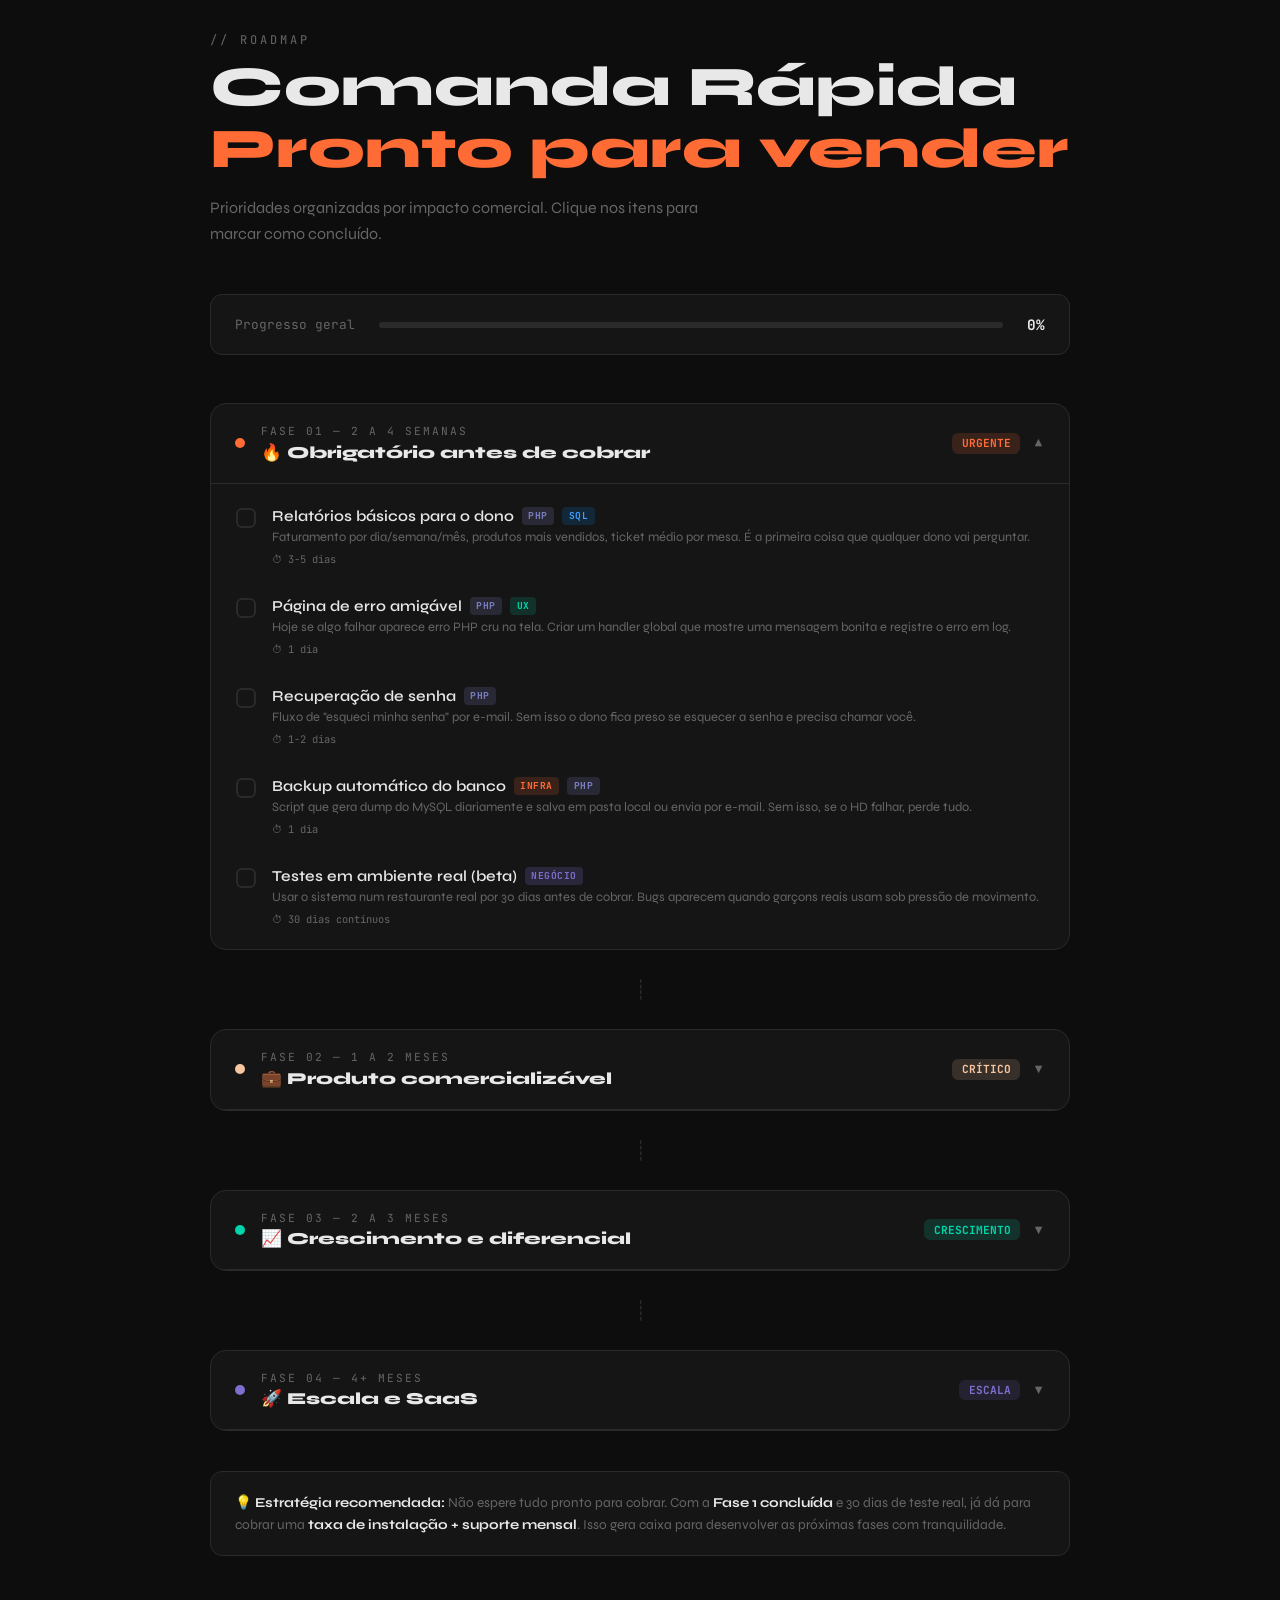
<file: roadmap.html>
<!DOCTYPE html>
<html lang="pt-BR">
<head>
<meta charset="utf-8">
<meta name="viewport" content="width=device-width,initial-scale=1">
<title>Roadmap — Comanda Rápida</title>
<style>
  @import url('https://fonts.googleapis.com/css2?family=JetBrains+Mono:wght@400;700&family=Syne:wght@400;600;800&display=swap');

  :root {
    --bg: #0d0d0d;
    --surface: #151515;
    --surface2: #1c1c1c;
    --border: #2a2a2a;
    --text: #e8e8e8;
    --muted: #666;
    --phase1: #ff6b35;
    --phase2: #f7c59f;
    --phase3: #00d4aa;
    --phase4: #7c6fcd;
    --done: #3a3a3a;
    --done-text: #555;
  }

  * { box-sizing: border-box; margin: 0; padding: 0; }

  body {
    background: var(--bg);
    color: var(--text);
    font-family: 'Syne', sans-serif;
    min-height: 100vh;
    padding: 2rem 1rem 4rem;
  }

  .header {
    max-width: 860px;
    margin: 0 auto 3rem;
  }

  .header .eyebrow {
    font-family: 'JetBrains Mono', monospace;
    font-size: .75rem;
    color: var(--muted);
    letter-spacing: 3px;
    text-transform: uppercase;
    margin-bottom: .5rem;
  }

  .header h1 {
    font-size: clamp(2rem, 5vw, 3.5rem);
    font-weight: 800;
    line-height: 1.1;
    margin-bottom: 1rem;
  }

  .header h1 span {
    color: var(--phase1);
  }

  .header p {
    color: var(--muted);
    font-size: 1rem;
    max-width: 520px;
    line-height: 1.6;
  }

  /* Progress bar global */
  .global-progress {
    max-width: 860px;
    margin: 0 auto 3rem;
    background: var(--surface);
    border: 1px solid var(--border);
    border-radius: 12px;
    padding: 1.25rem 1.5rem;
    display: flex;
    align-items: center;
    gap: 1.5rem;
  }

  .global-progress .label {
    font-family: 'JetBrains Mono', monospace;
    font-size: .8rem;
    color: var(--muted);
    white-space: nowrap;
  }

  .progress-track {
    flex: 1;
    height: 6px;
    background: var(--border);
    border-radius: 99px;
    overflow: hidden;
  }

  .progress-fill {
    height: 100%;
    border-radius: 99px;
    background: linear-gradient(90deg, var(--phase1), var(--phase3));
    transition: width .6s ease;
  }

  .progress-pct {
    font-family: 'JetBrains Mono', monospace;
    font-size: .9rem;
    font-weight: 700;
    color: var(--text);
    white-space: nowrap;
  }

  /* Fases */
  .phases {
    max-width: 860px;
    margin: 0 auto;
    display: flex;
    flex-direction: column;
    gap: 1.5rem;
  }

  .phase {
    border: 1px solid var(--border);
    border-radius: 16px;
    overflow: hidden;
    background: var(--surface);
  }

  .phase-header {
    padding: 1.25rem 1.5rem;
    display: flex;
    align-items: center;
    gap: 1rem;
    cursor: pointer;
    user-select: none;
    border-bottom: 1px solid var(--border);
    transition: background .15s;
  }

  .phase-header:hover {
    background: var(--surface2);
  }

  .phase-dot {
    width: 10px;
    height: 10px;
    border-radius: 50%;
    flex-shrink: 0;
  }

  .phase-title {
    flex: 1;
  }

  .phase-title .numero {
    font-family: 'JetBrains Mono', monospace;
    font-size: .7rem;
    color: var(--muted);
    letter-spacing: 2px;
    text-transform: uppercase;
    margin-bottom: .2rem;
  }

  .phase-title h2 {
    font-size: 1.05rem;
    font-weight: 800;
  }

  .phase-meta {
    display: flex;
    align-items: center;
    gap: .75rem;
    flex-shrink: 0;
  }

  .phase-badge {
    font-family: 'JetBrains Mono', monospace;
    font-size: .7rem;
    padding: .2rem .6rem;
    border-radius: 6px;
    font-weight: 700;
  }

  .badge-urgente  { background: rgba(255,107,53,.15); color: var(--phase1); }
  .badge-critico  { background: rgba(247,197,159,.15); color: var(--phase2); }
  .badge-crescimento { background: rgba(0,212,170,.15); color: var(--phase3); }
  .badge-escala   { background: rgba(124,111,205,.15); color: var(--phase4); }

  .phase-toggle {
    color: var(--muted);
    font-size: .8rem;
    transition: transform .2s;
  }

  .phase.open .phase-toggle {
    transform: rotate(180deg);
  }

  /* Items */
  .phase-items {
    display: none;
    padding: .5rem;
  }

  .phase.open .phase-items {
    display: block;
  }

  .item {
    display: flex;
    align-items: flex-start;
    gap: 1rem;
    padding: .9rem 1rem;
    border-radius: 10px;
    cursor: pointer;
    transition: background .15s;
    border: 1px solid transparent;
  }

  .item:hover {
    background: var(--surface2);
    border-color: var(--border);
  }

  .item.done {
    opacity: .5;
  }

  .item-check {
    width: 20px;
    height: 20px;
    border-radius: 6px;
    border: 2px solid var(--border);
    flex-shrink: 0;
    margin-top: 1px;
    display: flex;
    align-items: center;
    justify-content: center;
    font-size: .75rem;
    transition: all .2s;
  }

  .item.done .item-check {
    background: var(--done);
    border-color: var(--done);
    color: #888;
  }

  .item-content {
    flex: 1;
  }

  .item-title {
    font-size: .95rem;
    font-weight: 600;
    margin-bottom: .2rem;
    display: flex;
    align-items: center;
    gap: .5rem;
    flex-wrap: wrap;
  }

  .item.done .item-title {
    text-decoration: line-through;
    color: var(--done-text);
  }

  .item-desc {
    font-size: .8rem;
    color: var(--muted);
    line-height: 1.5;
  }

  .tag {
    font-family: 'JetBrains Mono', monospace;
    font-size: .6rem;
    padding: .15rem .4rem;
    border-radius: 4px;
    font-weight: 700;
    text-transform: uppercase;
    letter-spacing: .5px;
  }

  .tag-php    { background: rgba(119,123,180,.2); color: #7b7fc4; }
  .tag-js     { background: rgba(247,223,30,.15); color: #c9a800; }
  .tag-sql    { background: rgba(0,150,255,.15);  color: #3b9eff; }
  .tag-ux     { background: rgba(0,212,170,.15);  color: var(--phase3); }
  .tag-infra  { background: rgba(255,107,53,.15); color: var(--phase1); }
  .tag-negocio{ background: rgba(124,111,205,.2); color: var(--phase4); }

  .item-effort {
    font-family: 'JetBrains Mono', monospace;
    font-size: .65rem;
    color: var(--muted);
    margin-top: .3rem;
  }

  /* Divisor entre fases */
  .phase-divider {
    text-align: center;
    color: var(--border);
    font-size: 1.2rem;
    padding: .25rem 0;
  }

  /* Footer */
  .footer-note {
    max-width: 860px;
    margin: 2.5rem auto 0;
    padding: 1.25rem 1.5rem;
    background: var(--surface);
    border: 1px solid var(--border);
    border-radius: 12px;
    font-size: .85rem;
    color: var(--muted);
    line-height: 1.6;
  }

  .footer-note strong {
    color: var(--text);
  }

  @media (max-width: 576px) {
    .phase-meta .phase-badge { display: none; }
    .item { padding: .75rem .5rem; }
  }
</style>
</head>
<body>

<div class="header">
  <div class="eyebrow">// roadmap</div>
  <h1>Comanda Rápida<br><span>Pronto para vender</span></h1>
  <p>Prioridades organizadas por impacto comercial. Clique nos itens para marcar como concluído.</p>
</div>

<div class="global-progress">
  <span class="label">Progresso geral</span>
  <div class="progress-track">
    <div class="progress-fill" id="progressFill" style="width:0%"></div>
  </div>
  <span class="progress-pct" id="progressPct">0%</span>
</div>

<div class="phases" id="phases">

  <!-- FASE 1 -->
  <div class="phase open" data-phase="1">
    <div class="phase-header" onclick="togglePhase(this)">
      <div class="phase-dot" style="background:#ff6b35"></div>
      <div class="phase-title">
        <div class="numero">Fase 01 — 2 a 4 semanas</div>
        <h2>🔥 Obrigatório antes de cobrar</h2>
      </div>
      <div class="phase-meta">
        <span class="phase-badge badge-urgente">URGENTE</span>
        <span class="phase-toggle">▼</span>
      </div>
    </div>
    <div class="phase-items">
      <div class="item" onclick="toggleItem(this)">
        <div class="item-check"></div>
        <div class="item-content">
          <div class="item-title">Relatórios básicos para o dono <span class="tag tag-php">PHP</span><span class="tag tag-sql">SQL</span></div>
          <div class="item-desc">Faturamento por dia/semana/mês, produtos mais vendidos, ticket médio por mesa. É a primeira coisa que qualquer dono vai perguntar.</div>
          <div class="item-effort">⏱ 3-5 dias</div>
        </div>
      </div>
      <div class="item" onclick="toggleItem(this)">
        <div class="item-check"></div>
        <div class="item-content">
          <div class="item-title">Página de erro amigável <span class="tag tag-php">PHP</span><span class="tag tag-ux">UX</span></div>
          <div class="item-desc">Hoje se algo falhar aparece erro PHP cru na tela. Criar um handler global que mostre uma mensagem bonita e registre o erro em log.</div>
          <div class="item-effort">⏱ 1 dia</div>
        </div>
      </div>
      <div class="item" onclick="toggleItem(this)">
        <div class="item-check"></div>
        <div class="item-content">
          <div class="item-title">Recuperação de senha <span class="tag tag-php">PHP</span></div>
          <div class="item-desc">Fluxo de "esqueci minha senha" por e-mail. Sem isso o dono fica preso se esquecer a senha e precisa chamar você.</div>
          <div class="item-effort">⏱ 1-2 dias</div>
        </div>
      </div>
      <div class="item" onclick="toggleItem(this)">
        <div class="item-check"></div>
        <div class="item-content">
          <div class="item-title">Backup automático do banco <span class="tag tag-infra">INFRA</span><span class="tag tag-php">PHP</span></div>
          <div class="item-desc">Script que gera dump do MySQL diariamente e salva em pasta local ou envia por e-mail. Sem isso, se o HD falhar, perde tudo.</div>
          <div class="item-effort">⏱ 1 dia</div>
        </div>
      </div>
      <div class="item" onclick="toggleItem(this)">
        <div class="item-check"></div>
        <div class="item-content">
          <div class="item-title">Testes em ambiente real (beta) <span class="tag tag-negocio">NEGÓCIO</span></div>
          <div class="item-desc">Usar o sistema num restaurante real por 30 dias antes de cobrar. Bugs aparecem quando garçons reais usam sob pressão de movimento.</div>
          <div class="item-effort">⏱ 30 dias contínuos</div>
        </div>
      </div>
    </div>
  </div>

  <div class="phase-divider">┊</div>

  <!-- FASE 2 -->
  <div class="phase" data-phase="2">
    <div class="phase-header" onclick="togglePhase(this)">
      <div class="phase-dot" style="background:#f7c59f"></div>
      <div class="phase-title">
        <div class="numero">Fase 02 — 1 a 2 meses</div>
        <h2>💼 Produto comercializável</h2>
      </div>
      <div class="phase-meta">
        <span class="phase-badge badge-critico">CRÍTICO</span>
        <span class="phase-toggle">▼</span>
      </div>
    </div>
    <div class="phase-items">
      <div class="item" onclick="toggleItem(this)">
        <div class="item-check"></div>
        <div class="item-content">
          <div class="item-title">Instalador automático <span class="tag tag-php">PHP</span><span class="tag tag-sql">SQL</span></div>
          <div class="item-desc">Wizard de configuração inicial: nome do restaurante, banco de dados, usuário admin. O cliente não pode precisar editar config.php na mão.</div>
          <div class="item-effort">⏱ 3-4 dias</div>
        </div>
      </div>
      <div class="item" onclick="toggleItem(this)">
        <div class="item-check"></div>
        <div class="item-content">
          <div class="item-title">Configurações do restaurante <span class="tag tag-php">PHP</span><span class="tag tag-ux">UX</span></div>
          <div class="item-desc">Painel para o dono configurar: nome, logo, horário de funcionamento, dados para o cupom fiscal, nome nas impressões.</div>
          <div class="item-effort">⏱ 2-3 dias</div>
        </div>
      </div>
      <div class="item" onclick="toggleItem(this)">
        <div class="item-check"></div>
        <div class="item-content">
          <div class="item-title">Controle de mesas / layout <span class="tag tag-ux">UX</span><span class="tag tag-php">PHP</span></div>
          <div class="item-desc">Mapa visual das mesas do restaurante. Hoje é só número/nome — o dono quer ver quais mesas estão ocupadas de forma visual.</div>
          <div class="item-effort">⏱ 4-5 dias</div>
        </div>
      </div>
      <div class="item" onclick="toggleItem(this)">
        <div class="item-check"></div>
        <div class="item-content">
          <div class="item-title">Documentação básica (PDF) <span class="tag tag-negocio">NEGÓCIO</span></div>
          <div class="item-desc">Manual de uso de 5-10 páginas: como abrir o caixa, fazer pedido, fechar comanda, gerenciar produtos. Reduz chamadas de suporte.</div>
          <div class="item-effort">⏱ 2 dias</div>
        </div>
      </div>
      <div class="item" onclick="toggleItem(this)">
        <div class="item-check"></div>
        <div class="item-content">
          <div class="item-title">Modelo de contrato + precificação <span class="tag tag-negocio">NEGÓCIO</span></div>
          <div class="item-desc">Definir: taxa de instalação (R$ X) + mensalidade de suporte (R$ Y). Contrato simples de prestação de serviço. Sem isso você trabalha de graça.</div>
          <div class="item-effort">⏱ 1-2 dias</div>
        </div>
      </div>
    </div>
  </div>

  <div class="phase-divider">┊</div>

  <!-- FASE 3 -->
  <div class="phase" data-phase="3">
    <div class="phase-header" onclick="togglePhase(this)">
      <div class="phase-dot" style="background:#00d4aa"></div>
      <div class="phase-title">
        <div class="numero">Fase 03 — 2 a 3 meses</div>
        <h2>📈 Crescimento e diferencial</h2>
      </div>
      <div class="phase-meta">
        <span class="phase-badge badge-crescimento">CRESCIMENTO</span>
        <span class="phase-toggle">▼</span>
      </div>
    </div>
    <div class="phase-items">
      <div class="item" onclick="toggleItem(this)">
        <div class="item-check"></div>
        <div class="item-content">
          <div class="item-title">Dashboard analytics avançado <span class="tag tag-js">JS</span><span class="tag tag-sql">SQL</span></div>
          <div class="item-desc">Gráficos de faturamento, horas de pico, comparativo semana a semana. Donos de restaurante adoram ver dados visuais do negócio.</div>
          <div class="item-effort">⏱ 5-7 dias</div>
        </div>
      </div>
      <div class="item" onclick="toggleItem(this)">
        <div class="item-check"></div>
        <div class="item-content">
          <div class="item-title">App mobile PWA para garçom <span class="tag tag-js">JS</span><span class="tag tag-ux">UX</span></div>
          <div class="item-desc">Transformar a comanda.php em PWA instalável no celular. Garçom "instala" no Android/iOS sem precisar de app store. Grande diferencial.</div>
          <div class="item-effort">⏱ 3-4 dias</div>
        </div>
      </div>
      <div class="item" onclick="toggleItem(this)">
        <div class="item-check"></div>
        <div class="item-content">
          <div class="item-title">Integração com PIX automático <span class="tag tag-php">PHP</span><span class="tag tag-negocio">NEGÓCIO</span></div>
          <div class="item-desc">Gerar QR code PIX no fechamento da comanda. Cliente escaneia e paga na hora. Reduz filas no caixa e é um grande diferencial comercial.</div>
          <div class="item-effort">⏱ 4-6 dias</div>
        </div>
      </div>
      <div class="item" onclick="toggleItem(this)">
        <div class="item-check"></div>
        <div class="item-content">
          <div class="item-title">WhatsApp — envio de cupom <span class="tag tag-php">PHP</span></div>
          <div class="item-desc">Enviar resumo da comanda por WhatsApp para o cliente ao fechar. Diferencial forte e baixo custo com Evolution API ou Z-API.</div>
          <div class="item-effort">⏱ 2-3 dias</div>
        </div>
      </div>
    </div>
  </div>

  <div class="phase-divider">┊</div>

  <!-- FASE 4 -->
  <div class="phase" data-phase="4">
    <div class="phase-header" onclick="togglePhase(this)">
      <div class="phase-dot" style="background:#7c6fcd"></div>
      <div class="phase-title">
        <div class="numero">Fase 04 — 4+ meses</div>
        <h2>🚀 Escala e SaaS</h2>
      </div>
      <div class="phase-meta">
        <span class="phase-badge badge-escala">ESCALA</span>
        <span class="phase-toggle">▼</span>
      </div>
    </div>
    <div class="phase-items">
      <div class="item" onclick="toggleItem(this)">
        <div class="item-check"></div>
        <div class="item-content">
          <div class="item-title">Multi-tenant (múltiplos restaurantes) <span class="tag tag-php">PHP</span><span class="tag tag-sql">SQL</span><span class="tag tag-infra">INFRA</span></div>
          <div class="item-desc">Separar dados por cliente com schema ou banco isolado. Pré-requisito para virar SaaS com múltiplos clientes no mesmo servidor.</div>
          <div class="item-effort">⏱ 2-3 semanas</div>
        </div>
      </div>
      <div class="item" onclick="toggleItem(this)">
        <div class="item-check"></div>
        <div class="item-content">
          <div class="item-title">Painel de administração SaaS <span class="tag tag-php">PHP</span><span class="tag tag-negocio">NEGÓCIO</span></div>
          <div class="item-desc">Área para você gerenciar todos os clientes: ativar/desativar conta, ver uso, cobranças. Necessário quando tiver 5+ clientes.</div>
          <div class="item-effort">⏱ 1-2 semanas</div>
        </div>
      </div>
      <div class="item" onclick="toggleItem(this)">
        <div class="item-check"></div>
        <div class="item-content">
          <div class="item-title">Cobrança automática (Stripe / Asaas) <span class="tag tag-php">PHP</span><span class="tag tag-negocio">NEGÓCIO</span></div>
          <div class="item-desc">Mensalidade cobrada automaticamente no cartão ou PIX. Sem isso você persegue boleto todo mês. Asaas é ótimo para o Brasil.</div>
          <div class="item-effort">⏱ 3-5 dias</div>
        </div>
      </div>
      <div class="item" onclick="toggleItem(this)">
        <div class="item-check"></div>
        <div class="item-content">
          <div class="item-title">Cardápio digital QR Code <span class="tag tag-php">PHP</span><span class="tag tag-ux">UX</span></div>
          <div class="item-desc">Cliente escaneia QR da mesa e vê o cardápio (ou até faz o pedido). Pedido vai direto para o sistema. Tendência forte pós-pandemia.</div>
          <div class="item-effort">⏱ 1 semana</div>
        </div>
      </div>
    </div>
  </div>

</div>

<div class="footer-note">
  💡 <strong>Estratégia recomendada:</strong> Não espere tudo pronto para cobrar. Com a <strong>Fase 1 concluída</strong> e 30 dias de teste real, já dá para cobrar uma <strong>taxa de instalação + suporte mensal</strong>. Isso gera caixa para desenvolver as próximas fases com tranquilidade.
</div>

<script>
  const STORAGE_KEY = 'roadmap_items';

  function getSaved() {
    try { return JSON.parse(localStorage.getItem(STORAGE_KEY) || '{}'); } catch { return {}; }
  }

  function save(data) {
    localStorage.setItem(STORAGE_KEY, JSON.stringify(data));
  }

  function getItemKey(el) {
    const title = el.querySelector('.item-title')?.textContent?.trim()?.slice(0, 40);
    return title || Math.random().toString(36);
  }

  function toggleItem(el) {
    const isDone = el.classList.toggle('done');
    const key = getItemKey(el);
    const saved = getSaved();
    if (isDone) {
      saved[key] = true;
      el.querySelector('.item-check').textContent = '✓';
    } else {
      delete saved[key];
      el.querySelector('.item-check').textContent = '';
    }
    save(saved);
    updateProgress();
  }

  function togglePhase(headerEl) {
    headerEl.closest('.phase').classList.toggle('open');
  }

  function updateProgress() {
    const all = document.querySelectorAll('.item');
    const done = document.querySelectorAll('.item.done');
    const pct = all.length ? Math.round((done.length / all.length) * 100) : 0;
    document.getElementById('progressFill').style.width = pct + '%';
    document.getElementById('progressPct').textContent = pct + '%';
  }

  // Restaurar estado salvo
  function restoreState() {
    const saved = getSaved();
    document.querySelectorAll('.item').forEach(el => {
      const key = getItemKey(el);
      if (saved[key]) {
        el.classList.add('done');
        el.querySelector('.item-check').textContent = '✓';
      }
    });
    updateProgress();
  }

  restoreState();
</script>
</body>
</html>
</file>
